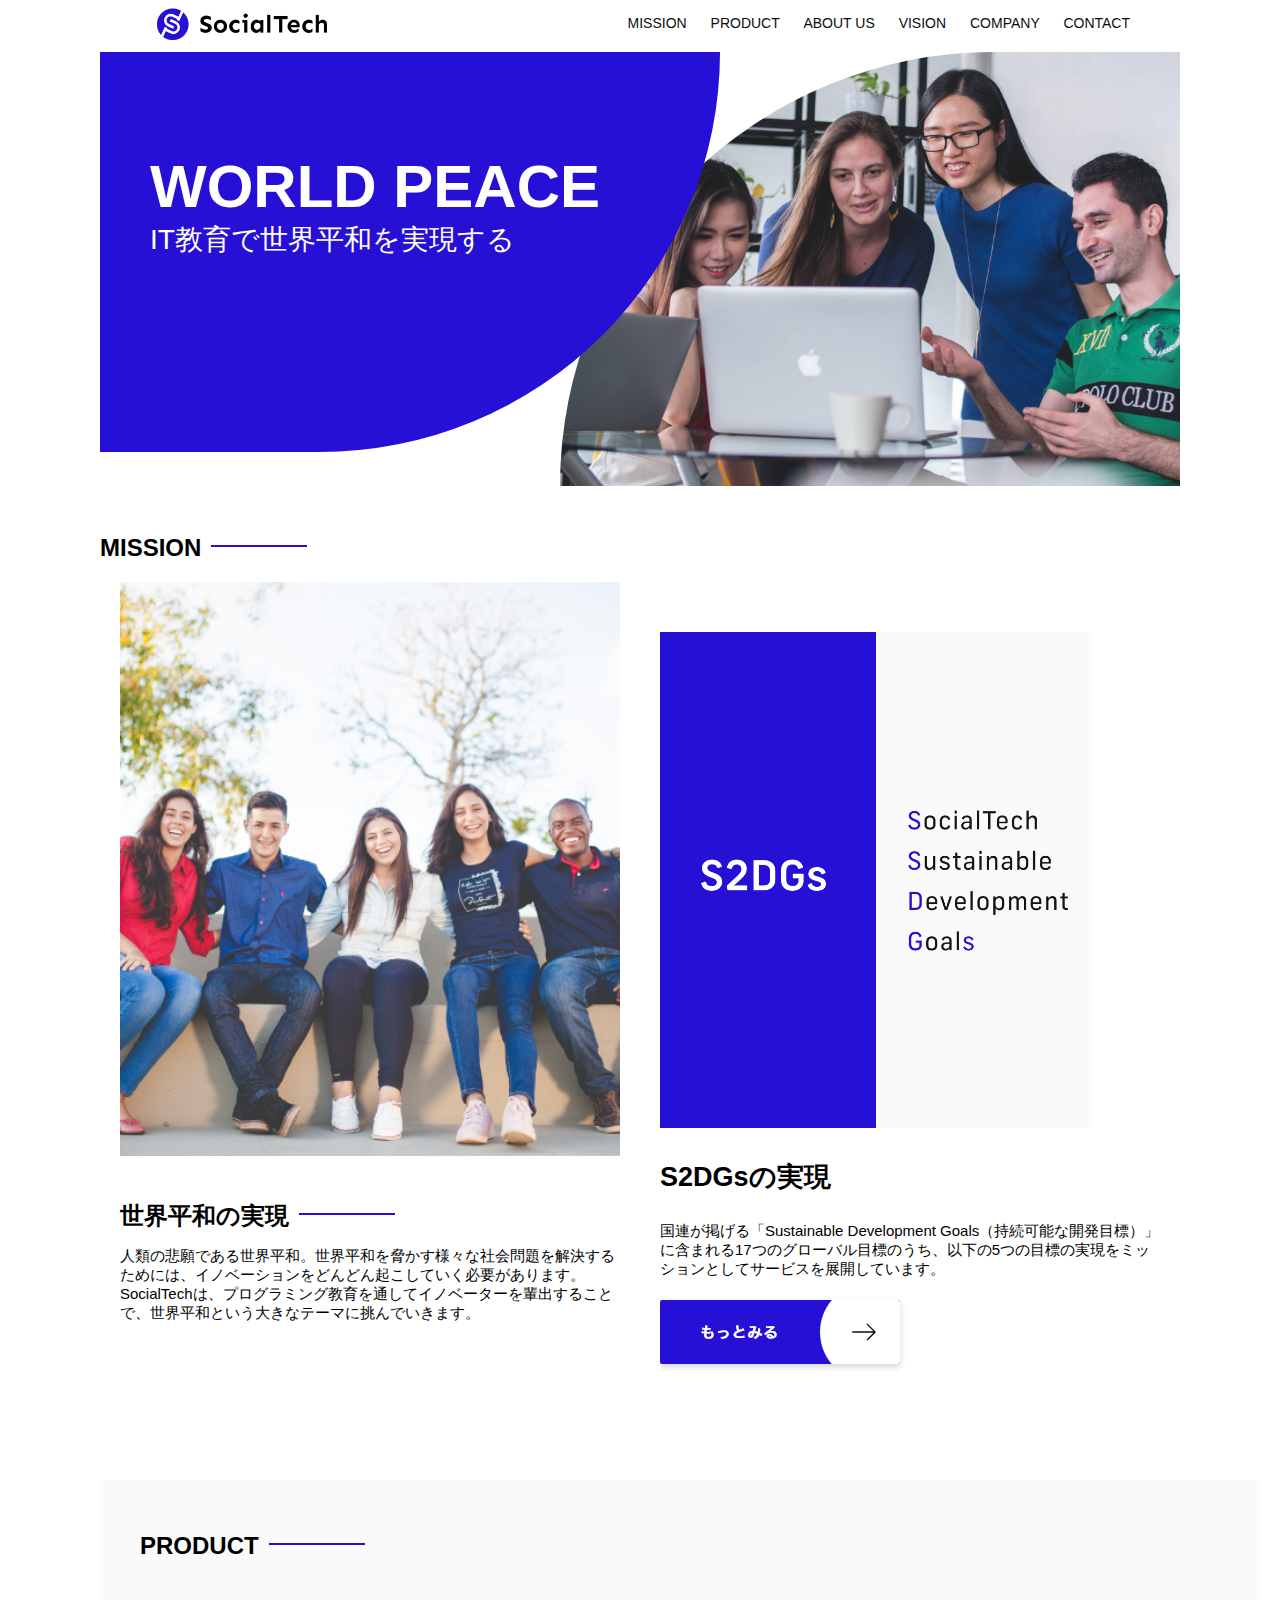
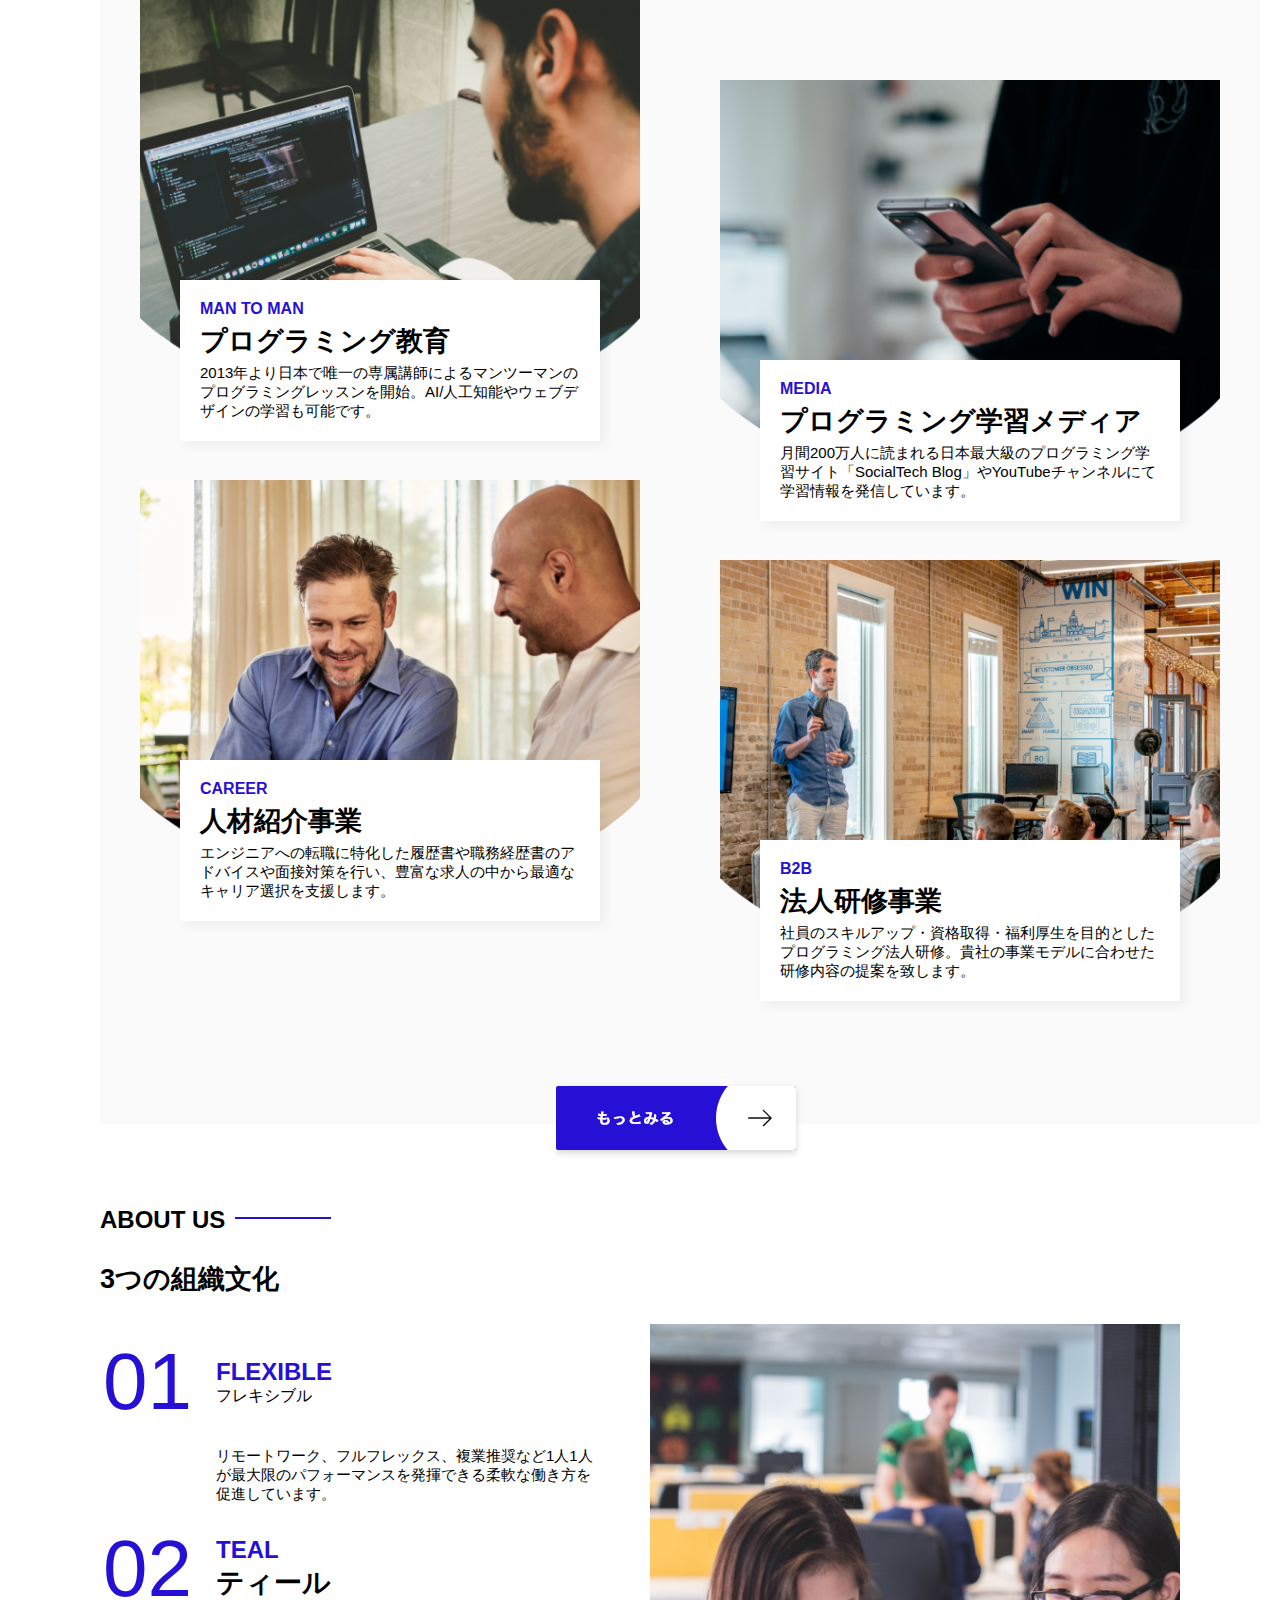
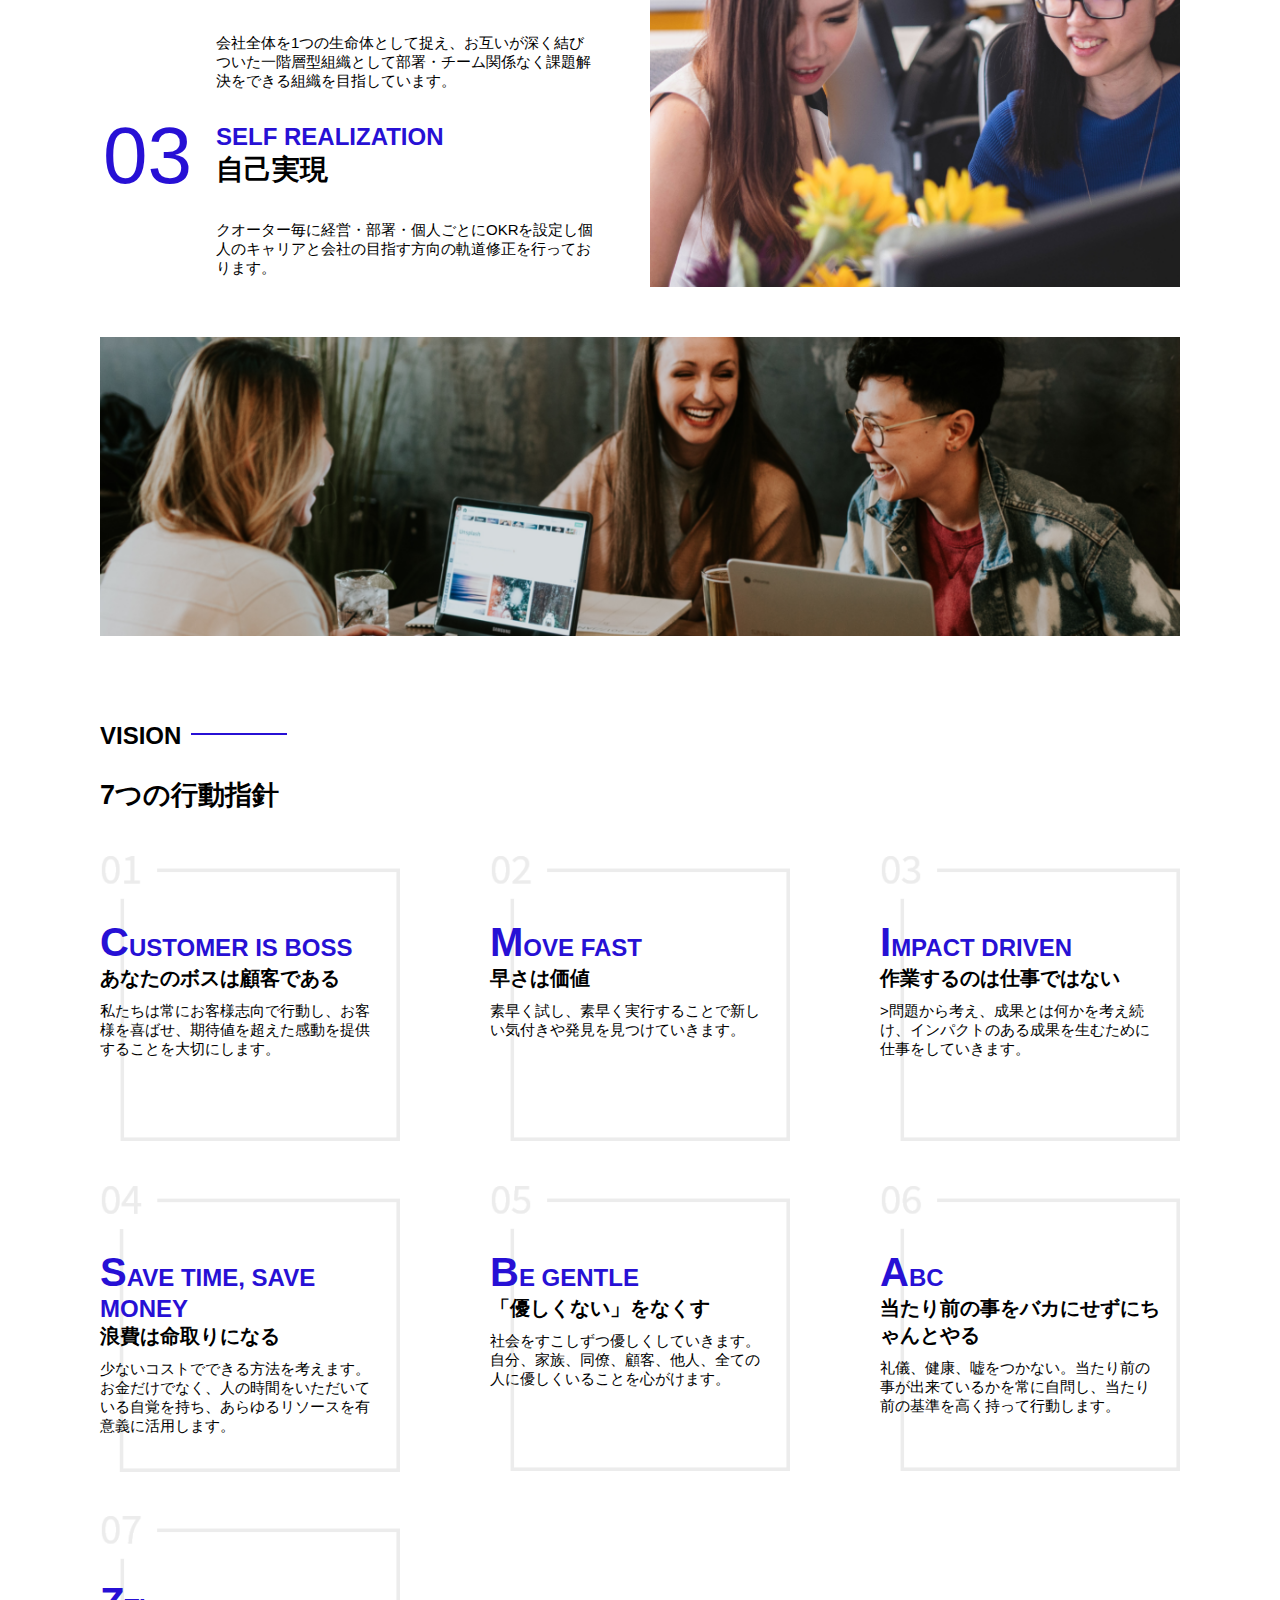
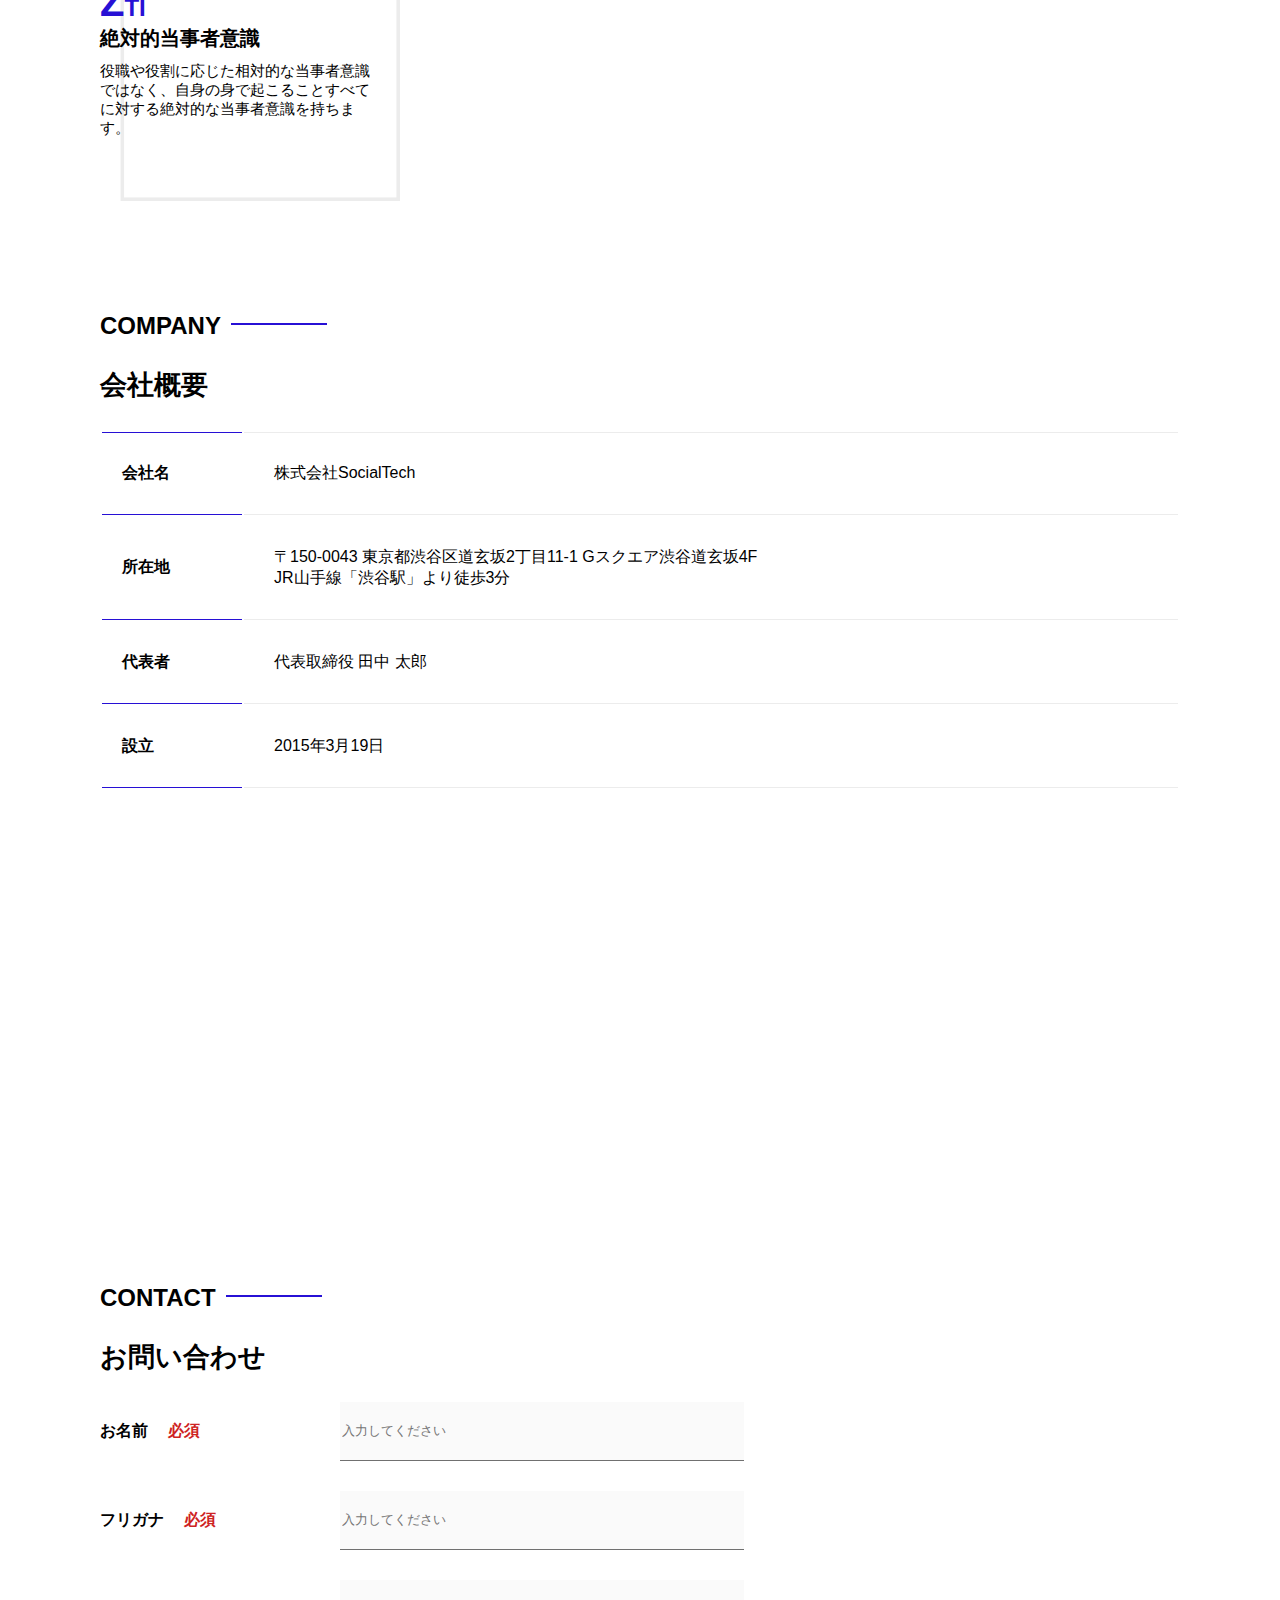
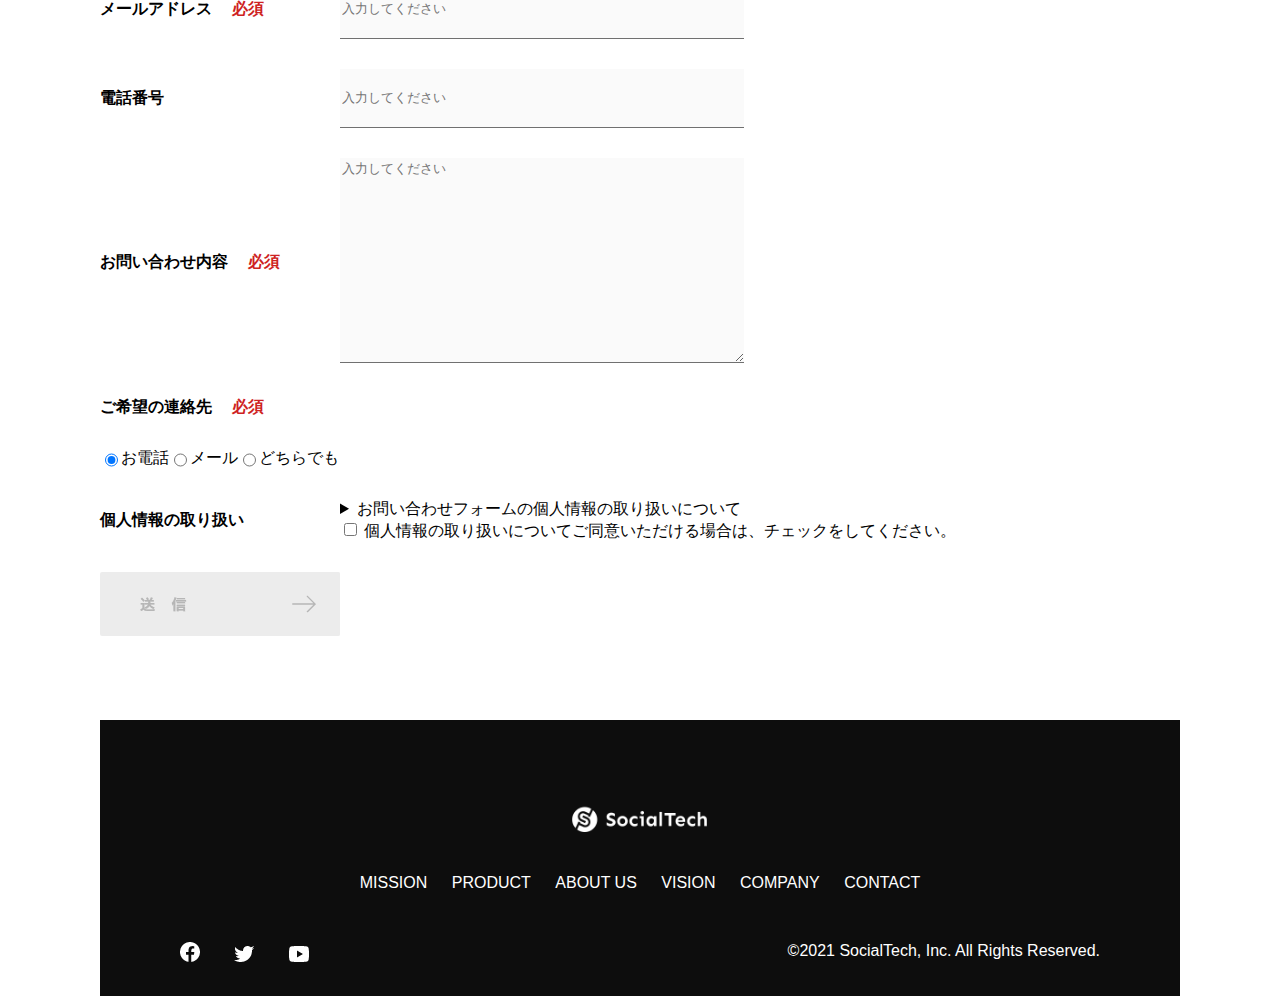
<file: index.html>
<!DOCTYPE html>
<html>
  <head>
    <title>SocialTech</title>
    <meta charset="utf-8">
    <meta name="description" content="SocialTechはEdTech業界のリーディングカンパニーを目指します。">
    <meta name="viewport" content="width=device-width initial-scale=1.0">
    <link rel="stylesheet" href="style.css">
  </head>
  <body>
    <header>
      <a href="index.html" id="logo"><img src="images/logo.png" alt="トップページに戻る"></a>
      <!-- PC用ナビゲーション -->
      <nav id="nav-pc">
        <a href="mission.html">MISSION</a>
        <a href="product.html">PRODUCT</a>
        <a href="index.html#aboutus">ABOUT US</a>
        <a href="index.html#vision">VISION</a>
        <a href="index.html#company">COMPANY</a>
        <a href="index.html#contact">CONTACT</a>
      </nav>
      <!-- スマホ用メニューボタン -->
      <img id="menu-sp" src="images/button-menu.png" alt="ナビゲーションを開く" onclick="document.getElementById('nav-sp').style.display = 'block'">
      <!-- スマホ用ナビゲーション -->
      <nav id="nav-sp">
        <img id="close" src="images/button-close.png" alt="ナビゲーションを閉じる" onclick="document.getElementById('nav-sp').style.display = 'none'">
        <a id="logo-sp" href="index.html" onclick="document.getElementById('nav-sp').style.display = 'none'"><img
          src="images/logo-sp.png" alt="トップページに戻る"></a>
        <a class="menu" href="mission.html" onclick="document.getElementById('nav-sp').style.display = 'none'">MISSION</a>
        <a class="menu" href="product.html" onclick="document.getElementById('nav-sp').style.display = 'none'">PRODUCT</a>
        <a class="menu" href="index.html#aboutus" onclick="document.getElementById('nav-sp').style.display = 'none'">ABOUT
          US</a>
        <a class="menu" href="index.html#vision"
          onclick="document.getElementById('nav-sp').style.display = 'none'">VISION</a>
        <a class="menu" href="index.html#company"
          onclick="document.getElementById('nav-sp').style.display = 'none'">COMPANY</a>
        <a class="menu" href="index.html#contact"
          onclick="document.getElementById('nav-sp').style.display = 'none'">CONTACT</a>
        <div id="sns">
          <a href="https://www.facebook.com/sejuku2013"><img src="images/button-facebook.png" alt="Facebookのリンク"></a>
          <a href="https://twitter.com/samuraijuku"><img src="images/button-twitter.png" alt="Twitterへのリンク"></a>
          <a href="https://www.youtube.com/channel/UCCFOQO5aDK0xXam4cUQXT8g"><img src="images/button-youtube.png" alt="YouTubeへのリンク"></a>
        </div>
      </nav>
    </header>
    <main>
      <article>
        <section id="main-visual">
          <div id="main-message">
            <h1>WORLD PEACE</h1>
            <p>IT教育で世界平和を実現する</p>
          </div>
          <img src="images/index/index-main.png" alt="PCの周りに集まる多国籍の仲間たち">
        </section>
        <section id="mission">
          <h2 class="index-h2">MISSION</h2>
          <div id="mission-flex">
            <div>
              <img id="mission-photo" src="images/index/index-mission.png" alt="屋外のベンチで写真を撮影する多国籍の仲間たち">
              <h2>世界平和の実現</h2>
              <p>
                人類の悲願である世界平和。世界平和を脅かす様々な社会問題を解決するためには、イノベーションをどんどん起こしていく必要があります。SocialTechは、プログラミング教育を通してイノベーターを輩出することで、世界平和という大きなテーマに挑んでいきます。
              </p>
            </div>
            <div>
              <img id="s2dgs" src="images/index/s2dgs.png" alt="S2DGs">
              <h3>S2DGsの実現</h3>
              <p>国連が掲げる「Sustainable Development Goals（持続可能な開発目標）」に含まれる17つのグローバル目標のうち、以下の5つの目標の実現をミッションとしてサービスを展開しています。</p>
              <a href="mission.html">
                <img src="images/button-more.png" alt="もっとみる">
              </a>
            </div>
          </div>
        </section>
        <section id="product">
          <h2 class="index-h2">PRODUCT</h2>
          <div>
            <div id="product-left">
              <div>
                <img class="product-photo" src="images/index/index-mantoman.png" alt="PCでコードを書く男性">
                <div class="product-explain">
                  <span>MAN TO MAN</span>
                  <h3>プログラミング教育</h3>
                  <p>2013年より日本で唯一の専属講師によるマンツーマンのプログラミングレッスンを開始。AI/人工知能やウェブデザインの学習も可能です。</p>
                </div>
              </div>
              <div>
                <img class="product-photo" src="images/index/index-career.png" alt="笑顔で話し合う2人の男性">
                <div class="product-explain">
                  <span>CAREER</span>
                  <h3>人材紹介事業</h3>
                  <p>エンジニアへの転職に特化した履歴書や職務経歴書のアドバイスや面接対策を行い、豊富な求人の中から最適なキャリア選択を支援します。</p>
                </div>
              </div>
            </div>
            <div id="product-right">
              <div>
                <img class="product-photo" src="images/index/index-media.png" alt="スマートフォンを操作する人">
                <div class="product-explain">
                  <span>MEDIA</span>
                  <h3>プログラミング学習メディア</h3>
                  <p>月間200万人に読まれる日本最大級のプログラミング学習サイト「SocialTech Blog」やYouTubeチャンネルにて学習情報を発信しています。</p>
                </div>
              </div>
              <div>
                <img class="product-photo" src="images/index/index-b2b.png" alt="講演中の男性とそれを聴く人々">
                <div class="product-explain">
                  <span>B2B</span>
                  <h3>法人研修事業</h3>
                  <p>社員のスキルアップ・資格取得・福利厚生を目的としたプログラミング法人研修。貴社の事業モデルに合わせた研修内容の提案を致します。</p>
                </div>
              </div>      
            </div>
          </div>
          <div>
            <a id="product-more" href="product.html">
              <img src="images/button-more.png" alt="もっとみる">
            </a>
          </div>
        </section>
        <section id="aboutus">
          <h2 class="index-h2">ABOUT US</h2>
          <h3>3つの組織文化</h3>
          <div>
            <table class="culture-table">
              <tr>
                <td>
                  <span class="culture-num">01</span>
                </td>
                <td>
                  <span class="culture-en">FLEXIBLE</span>
                  <span class="clture-jp">フレキシブル</span>
                </td>
              </tr>
              <tr>
                <td>
                  <!-- 空のセル -->
                </td>
                <td>
                  <p class="culture-description">
                    リモートワーク、フルフレックス、複業推奨など1人1人が最大限のパフォーマンスを発揮できる柔軟な働き方を促進しています。
                  </p>
                </td>
              </tr>
              <tr>
                <td>
                  <span class="culture-num">02</span>
                </td>
                <td>
                  <span class="culture-en">TEAL</span>
                  <span class="culture-jp">ティール</span>
                </td>
              </tr>
              <tr>
                <td></td>
                <td>
                  <p class="culture-description">
                    会社全体を1つの生命体として捉え、お互いが深く結びついた一階層型組織として部署・チーム関係なく課題解決をできる組織を目指しています。
                  </p>
                </td>
              </tr>
              <tr>
                <td>
                  <span class="culture-num">03</span>
                </td>
                <td>
                  <span class="culture-en">SELF REALIZATION</span>
                  <span class="culture-jp">自己実現</span>
                </td>
              </tr>
              <tr>
                <td></td>
                <td>
                  <p class="culture-description">
                    クオーター毎に経営・部署・個人ごとにOKRを設定し個人のキャリアと会社の目指す方向の軌道修正を行っております。
                </p>
              </td>
              </tr>
            </table>
            <img class="culture-img" src="images/index/index-aboutus1.png" alt="笑顔で話し合う2人の女性">       
          </div>
          <img class="culture-img2" src="images/index/index-aboutus2.png" alt="笑顔で話し合う3人の男女">
        </section>
        <section id="vision">
          <h2 class="index-h2">VISION</h2>
          <h3>7つの行動指針</h3>
          <div>
            <div class="vision-box">
              <img src="images/index/vision-01.png" alt="01">
              <span>
                <h4>CUSTOMER IS BOSS</h4>
                <h5>あなたのボスは顧客である</h5>
                <p>私たちは常にお客様志向で行動し、お客様を喜ばせ、期待値を超えた感動を提供することを大切にします。</p>
              </span>
            </div>
            <div class="vision-box">
              <img src="images/index/vision-02.png" alt="02">
              <span>
                <h4>MOVE FAST</h4>
                <h5>早さは価値</h5>
                <p>素早く試し、素早く実行することで新しい気付きや発見を見つけていきます。</p>
              </span>
            </div>
            <div class="vision-box">
              <img src="images/index/vision-03.png" alt="03">
              <span>
                <h4>IMPACT DRIVEN</h4>
                <h5>作業するのは仕事ではない</h5>
                <p>>問題から考え、成果とは何かを考え続け、インパクトのある成果を生むために仕事をしていきます。</p>
              </span>
            </div>
            <div class="vision-box">
              <img src="images/index/vision-04.png" alt="04">
              <span>
                <h4>SAVE TIME, SAVE MONEY</h4>
                <h5>浪費は命取りになる</h5>
                <p>少ないコストでできる方法を考えます。お金だけでなく、人の時間をいただいている自覚を持ち、あらゆるリソースを有意義に活用します。</p>
              </span>
            </div>
            <div class="vision-box">
              <img src="images/index/vision-05.png" alt="05">
              <span>
                <h4>BE GENTLE</h4>
                <h5>「優しくない」をなくす</h5>
                <p>社会をすこしずつ優しくしていきます。自分、家族、同僚、顧客、他人、全ての人に優しくいることを心がけます。</p>
              </span>
            </div>
            <div class="vision-box">
              <img src="images/index/vision-06.png" alt="06">
              <span>
                <h4>ABC</h4>
                <h5>当たり前の事をバカにせずにちゃんとやる</h5>
                <p>礼儀、健康、嘘をつかない。当たり前の事が出来ているかを常に自問し、当たり前の基準を高く持って行動します。</p>
              </span>
            </div>
            <div class="vision-box">
              <img src="images/index/vision-07.png" alt="07">
              <span>
                <h4>ZTI</h4>
                <h5>絶対的当事者意識</h5>
                <p>役職や役割に応じた相対的な当事者意識ではなく、自身の身で起こることすべてに対する絶対的な当事者意識を持ちます。</p>
              </span>
            </div>
          </div>
        </section>
        <section id="company">
          <h2 class="index-h2">COMPANY</h2>
          <h3>会社概要</h3>
          <table id="company-table">
            <tr>
              <th class="tableheader-first">会社名</th>
              <td class="cell-first">株式会社SocialTech</td>
            </tr>
            <tr>
              <th class="tableheader">所在地</th>
              <td class="cell">〒150-0043 東京都渋谷区道玄坂2丁目11-1 Gスクエア渋谷道玄坂4F<br>JR山手線「渋谷駅」より徒歩3分</td>
            </tr>
            <tr>
              <th class="tableheader">代表者</th>
              <td class="cell">代表取締役 田中 太郎</td>
            </tr>
            <tr>
              <th class="tableheader">設立</th>
              <td class="cell">2015年3月19日</td>
            </tr>
          </table>
          <iframe
           src="https://www.google.com/maps/embed?pb=!1m18!1m12!1m3!1d11223.41649964081!2d139.69211512567347!3d35.65850221541925!2m3!1f0!2f0!3f0!3m2!1i1024!2i768!4f13.1!3m3!1m2!1s0x60188b55ffeee63f%3A0x73330361de4fb84f!2z44CSMTUwLTAwNDMg5p2x5Lqs6YO95riL6LC35Yy66YGT546E5Z2C77yS5LiB55uu77yR77yR4oiSMSBHIDRm!5e0!3m2!1sja!2sjp!4v1654492776403!5m2!1sja!2sjp"
           style="border:0;" allowfullscreen="" loading="lazy">
          </iframe>
        </section>
        <section id="contact">
          <h2 class="index-h2">CONTACT</h2>
          <h3>お問い合わせ</h3>
          <!-- STATIC FORMSのフォームタグ -->
          <form action="https://api.staticforms.xyz/submit" method="post">
            <input type="text" name="honeypot" style="display:none">
            <!-- STATIC FORMSのアクセスキー -->
            <input type="hidden" name="accessKey" value="88bb6a68-d3e8-4277-a454-71860f0611f5">
            <!-- メールのタイトル -->
            <input type="hidden" name="subject" value="お問い合わせフォーム" />
            <!-- 送信先のメールアドレスをvalueに設定する -->
            <input type="hidden" name="replyTo" value="yamamukeisuke@gmail.com">
            <!-- redirectToのURLは公開後のURLへリンクする -->
            <input type="hidden" name="redirectTo" value="">
            <div>
              <div class="contact-heading">
                <label class="contact-label">お名前<span class="contact-span">必須</span></label>
              </div>
              <div class="contact-form">
                <input type="text" name="name" placeholder="入力してください" class="contact-textbox">
              </div>
            </div>
            <div>
              <div class="contact-heading">
                <label class="contact-label">フリガナ<span class="contact-span">必須</span></label>
              </div>
              <div class="contact-form">
                <input type="text" name="hurigana" placeholder="入力してください" class="contact-textbox">
              </div>
            </div>
            <div>
              <div class="contact-heading">
                <label class="contact-label">メールアドレス<span class="contact-span">必須</span></label>
              </div>
              <div class="contactform">
                <input type="text" name="email" placeholder="入力してください" class="contact-textbox">
              </div>
            </div>
            <div>
              <div class="contact-heading">
                <label class="contact-label">電話番号</label>
              </div>
              <div class="contact-form">
                <input type="text" name="tel" placeholder="入力してください" class="contact-textbox">
              </div>
            </div>
            <div>
              <div class="contact-heading">
                <label class="contact-label">お問い合わせ内容<span class="contact-span">必須</span></label>
              </div>
              <div>
                <textarea class="contact-textarea" placeholder="入力してください" name="message"></textarea>
              </div>
            </div>
            <div class="contact-heading">
              <label class="contact-label">ご希望の連絡先<span class="contact-span">必須</span></label>
            </div>
            <div>
              <input class="radiobutton" type="radio" value="tel" name="contact" checked><label>お電話</label>
              <input class="radiobutton" type="radio" value="mail" name="contact"><label>メール</label>
              <input class="radiobutton" type="radio" value="both" name="contact"><label>どちらでも</label>
            </div>
            <div>
              <div class="contact-heading">
                <label class="contact-label">個人情報の取り扱い</label>
              </div>
              <div>
                <details>
                  <summary>お問い合わせフォームの個人情報の取り扱いについて</summary>
                  <div>
                    <span>１．組織の名称又は氏名</span><br>
                    株式会社SocialTech<br><br>
                    <span>２．個人情報保護管理者（若しくはその代理人）の氏名又は職名、所属及び連絡先
                      鈴木 一郎 コーポレート部</span><br>
                      メールアドレス:support@socialtech.net<br>
                      TEL：03-xxxx-xxxx<br><br>
                    <span>３．個人情報の利用目的</span><br>
                    ・本サービス及び本サービスに関連する情報の提供又はそれらに関する連絡のため<br>
                    ・ユーザーの本人確認のため<br>
                    ・当社サービスのご案内のため<br>
                    ・当社の商品等の広告または宣伝（電子メールによるものを含むものとします。）<br><br>
                    <span>４．個人情報の取り扱い業務の委託</span><br>
                    個人情報の取扱業務の全部または一部を外部に業務委託する場合があります。<br>
                    その際、弊社は、個人情報を適切に保護できる管理体制を敷き実行していることを条件として<br>
                    委託先を厳選したうえで、機密保持契約を委託先と締結し、お客様の個人情報を厳密に管理させます。<br><br>
                    <span>５．個人情報の開示等の請求</span>
                    お客様は、弊社に対してご自身の個人情報の開示等（利用目的の通知、開示、内容の訂正・追加・削除、利用の停止または消去、第三者への提供の停止）に関して、当社問合わせ窓口に申し出ることができます。<br>
                    その際、弊社はお客様ご本人を確認させていただいたうえで、合理的な期間内に対応いたします。<br><br>
                    なお、個人情報に関する弊社問合わせ先は、次の通りです。<br><br>
                    株式会社SocialTech 個人情報問合せ窓口<br>
                    〒150-0043　東京都渋谷区道玄坂2丁目11-1 Ｇスクエア渋谷道玄坂 4F<br>
                    メールアドレス：support@socialtech.net　TEL：03-xxxx-xxxx<br><br>
                    <span>６．個人情報を提供されることの任意性について</span><br>
                    お客様がご自身の個人情報を弊社に提供されるか否かは、お客様のご判断によりますが、もしご提供されない場合には、適切なサービスが提供できない場合がありますので予めご了承ください。
                  </div>
                </details>
                <input type="checkbox" name="agree">
                <span>個人情報の取り扱いについてご同意いただける場合は、チェックをしてください。</span>
              </div>
            </div>
            <input type="image" value="Submit" src="images/button-submit.png" alt="送信する">
          </form>
        </section>
      </article>
      <footer>
        <div id="footer-logo">
          <img src="images/logo-sp.png" alt="SocialTech">
        </div>
        <div id="footer-link">
          <a href="mission.html">MISSION</a>
          <a href="product.html">PRODUCT</a>
          <a href="index.html#aboutus">ABOUT US</a>
          <a href="index.html#vision">VISION</a>
          <a href="index.html#company">COMPANY</a>
          <a href="index.html#contact">CONTACT</a>
        </div>
        <div id="sns-footer">
          <a href="https://www.facebook.com/sejuku2013"><img src="images/button-facebook.png" alt="Facebookのリンク"></a>
          <a href="https://twitter.com/samuraijuku"><img src="images/button-twitter.png" alt="Twitterへのリンク"></a>
          <a href="https://www.youtube.com/channel/UCCFOQO5aDK0xXam4cUQXT8g"><img src="images/button-youtube.png" alt="YouTubeへのリンク"></a>
          <span id="copyright">&copy;2021 SocialTech, Inc. All Rights Reserved. </span>
        </div>
      </footer>
    </main>
  </body>
</html>
</file>
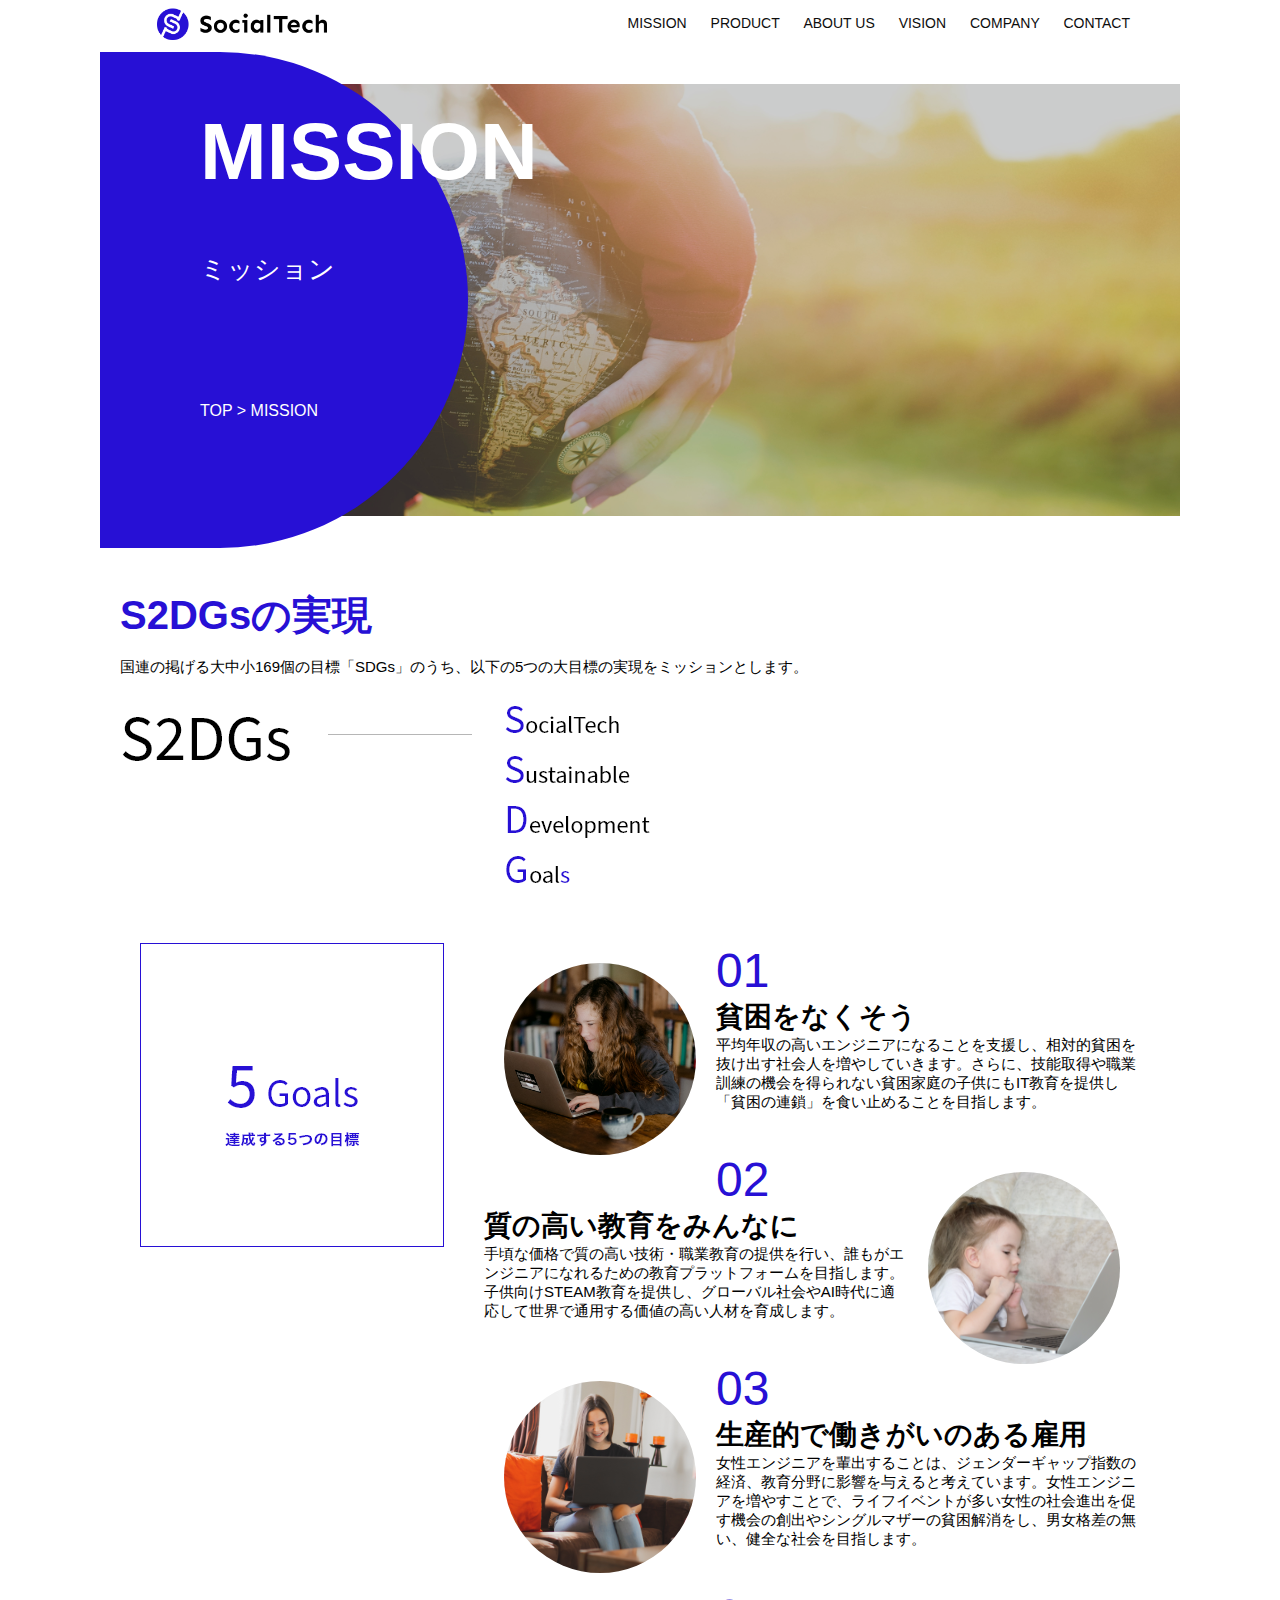
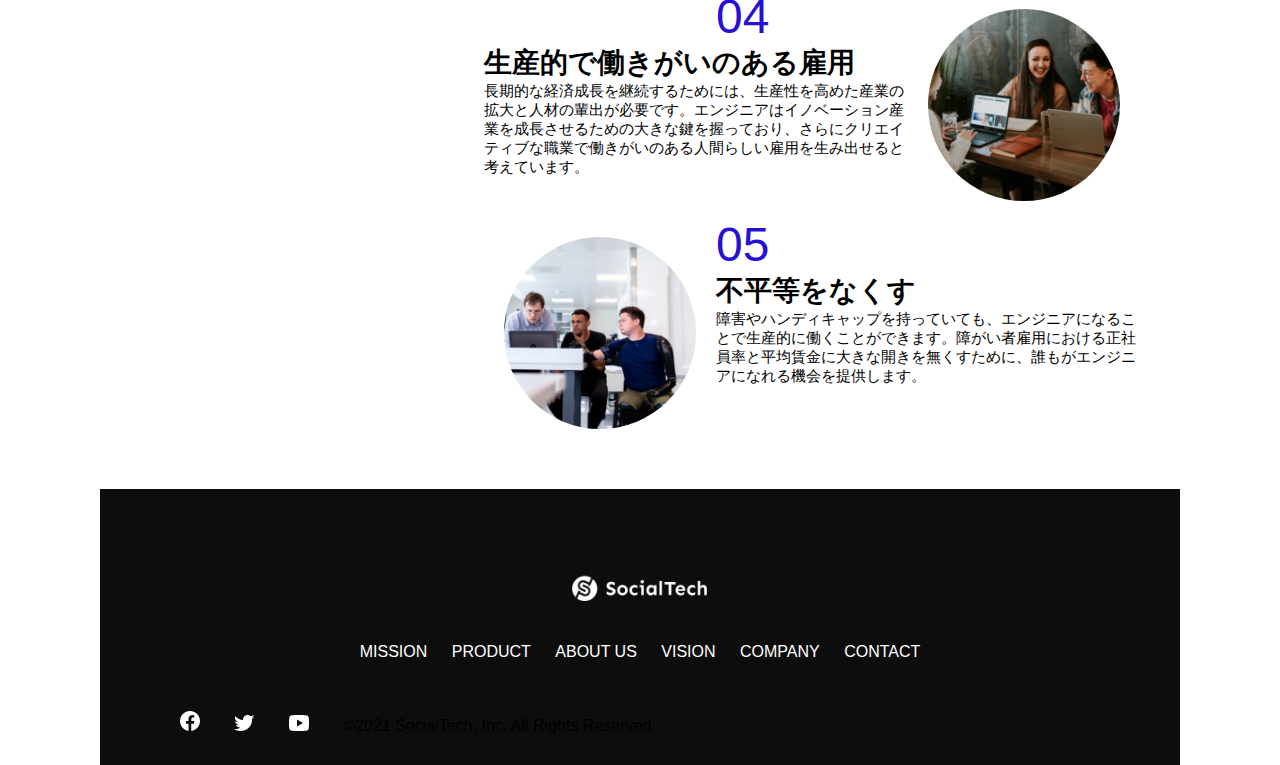
<file: mission.html>
<!DOCTYPE html>
<html>
  <head>
    <title>SocialTech - MISSION ミッション -</title>
    <meta charset="utf-8">
    <meta name="description" content="SocialTechが目指す5つの目標（S2DGs）を紹介します">
    <meta name="viewport" content=""width=device-width, initial-scale=1.0">
    <link rel="stylesheet" href="style.css">
  </head>

  <body>
    <header>
      <!-- ロゴ -->
      <a href="index.html" id="logo"><img src="images/logo.png" alt="トップページに戻る"></a>

      <!-- PC用ナビゲーション -->
      <nav id="nav-pc">
        <a href="mission.html">MISSION</a>
        <a href="product.html">PRODUCT</a>
        <a href="index.html#aboutus">ABOUT US</a>
        <a href="index.html#vision">VISION</a>
        <a href="index.html#company">COMPANY</a>
        <a href="index.html#contact">CONTACT</a>
      </nav>

      <!-- スマホ用メニューボタン -->
      <img id="menu-sp" src="images/button-menu.png" alt="ナビゲーションを開く" onclick="document.getElementById('nav-sp').style.display = 'block'">

      <!-- スマホ用ナビゲーション -->
      <nav id="nav-sp">
        <img id="close" src="images/button-close.png" alt="ナビゲーションを閉じる" onclick="document.getElementById('nav-sp').style.display = 'none'">
        <a id="logo-sp" href="index.html" onclick="document.getElementById('nav-sp').style.display = 'none'"><img 
          src="images/logo-sp.png" alt="トップページに戻る"></a>
        <a class="menu" href="mission.html" onclick="document.getElementById('nav-sp').style.display = 'none'">MISSION</a>
        <a class="menu" href="product.html" onclick="document.getelementById('nav-sp').style.display ='none'">PRODUCT</a>
        <a class="menu" href="index.html#aboutus" 
          onclick="document.getElementById('nav-sp').style.display = 'none'">ABOUT US</a>
        <a class="menu" href="index.html#vision"
          onclick="document.getElementById('nav-sp').style.display = 'none'">VISION</a>
        <a class="menu" href="index.html#company"
          onclick="document.getElementById('nav-sp').style.display = 'none'">COMPANY</a>
        <a class="menu" href="index-html#contact"
          onclick="document.getElementById('nav-sp').style.display = 'none'">CONTACT</a>
        <div id="sns">
          <a href="https://www.facebook.com/sejuku2013"><img src="images/button-facebook.png" alt="Facebookのリンク"></a>
          <a href="https://twitter.com/samuraijuku"><img src="images/button-twitter.png" alt="Twitterのリンク"></a>
          <a href="https://www.youtube.com/channel/UCCFOQO5aDK0xXam4cUQXT8g"><img src="images/button-youtube.png" alt="Youtubeのリンク"></a>
        </div>
      </nav>
    </header>
    <main>
      <article>
        <section id="mission-main">
          <div id="mission-title">
            <h1>MISSION</h1>
            <span>ミッション</span>
            <div>TOP > MISSION</div>
          </div>
        </section>
        <section id="mission-s2dgs">
          <h2 class="mission-h2">S2DGsの実現</h2>
          <p>国連の掲げる大中小169個の目標「SDGs」のうち、以下の5つの大目標の実現をミッションとします。</p>
          <img src="images/mission/mission-s2dgs.png" alt="S2DGs">
        </section>
        <section id="mission-5goals">
          <div>
            <img id="s2dgs-image" src="images/mission/mission-5goals.png" alt="5Goals">
          </div>
          <div>
            <div>
              <img class="fivegoals-image-left" src="images/mission/mission-5goals01.png" alt="PCを操作する女の子">
              <span class="fivegoals-number">01</span>
              <h3 class="fivegoals-h3">貧困をなくそう</h3>
              <p class="fivegoals-p">
                平均年収の高いエンジニアになることを支援し、相対的貧困を抜け出す社会人を増やしていきます。さらに、技能取得や職業訓練の機会を得られない貧困家庭の子供にもIT教育を提供し「貧困の連鎖」を食い止めることを目指します。
              </p>
            </div>

            <div>
              <img class="fivegoals-image-right" src="images/mission/mission-5goals02.png" alt="PCを見つめる小さい女の子">
              <span class="fivegoals-number">02</span>
              <h3 class="fivegoals-h3">質の高い教育をみんなに</h3>
              <p class="fivegoals-p">
                手頃な価格で質の高い技術・職業教育の提供を行い、誰もがエンジニアになれるための教育プラットフォームを目指します。子供向けSTEAM教育を提供し、グローバル社会やAI時代に適応して世界で通用する価値の高い人材を育成します。
              </p>
            </div>

            <div>
              <div>
                <img class="fivegoals-image-left" src="images/mission/mission-5goals03.png" alt="PCを操作する女性">
                <span class="fivegoals-number">03</span>
                <h3 class="fivegoals-h3">生産的で働きがいのある雇用</h3>
                <p class="fivegoals-p">
                  女性エンジニアを輩出することは、ジェンダーギャップ指数の経済、教育分野に影響を与えると考えています。女性エンジニアを増やすことで、ライフイベントが多い女性の社会進出を促す機会の創出やシングルマザーの貧困解消をし、男女格差の無い、健全な社会を目指します。
                </p>
              </div>
            </div>

            <div>
              <img class="fivegoals-image-right" src="images/mission/mission-5goals04.png" alt="笑顔で話し合う3人の男女">
              <span class="fivegoals-number">04</span>
              <h3 class="fivegoals-h3">生産的で働きがいのある雇用</h3>
              <p class="fivegoals-p">
                長期的な経済成長を継続するためには、生産性を高めた産業の拡大と人材の輩出が必要です。エンジニアはイノベーション産業を成長させるための大きな鍵を握っており、さらにクリエイティブな職業で働きがいのある人間らしい雇用を生み出せると考えています。
              </p>
            </div>

            <div>
              <img class="fivegoals-image-left" src="images/mission/mission-5goals05.png" alt="障害を持つ男性が生き生きと働く様子">
              <span class="fivegoals-number">05</span>
              <h3 class="fivegoals-h3">不平等をなくす</h3>
              <p class="fivegoals-p">
                障害やハンディキャップを持っていても、エンジニアになることで生産的に働くことができます。障がい者雇用における正社員率と平均賃金に大きな開きを無くすために、誰もがエンジニアになれる機会を提供します。
              </p>
            </div>
          </div>
        </section>

      </article>
      <footer>
        <div id="footer-logo">
          <img src="images/logo-sp.png" alt="SocialTech">
        </div>
        <div id="footer-link">
          <a href="mission.html">MISSION</a>
          <a href="product.html">PRODUCT</a>
          <a href="index.html#aboutus">ABOUT US</a>
          <a href="index.html#vision">VISION</a>
          <a href="index.html#company">COMPANY</a>
          <a href="index.html#contact">CONTACT</a>
        </div>
        <div id="sns-footer">
          <a href="https://www.facebook.com/sejuku2013"><img src="images/button-facebook.png" alt="Facebookのリンク"></a>
          <a href="https://twitter.com/samuraijuku"><img src="images/button-twitter.png" alt="Twitterのリンク"></a>
          <a href="https://www.youtube.com/channel/UCCFOQO5aDK0xXam4cUQXT8g"><img src="images/button-youtube.png" alt="Youtubeのリンク"></a>
          <span id="copy-right">&copy;2021 SocialTech, Inc. All Rights Reserved. </span>
        </div>
      </footer>
    </main>
  </body>
</html>
</file>
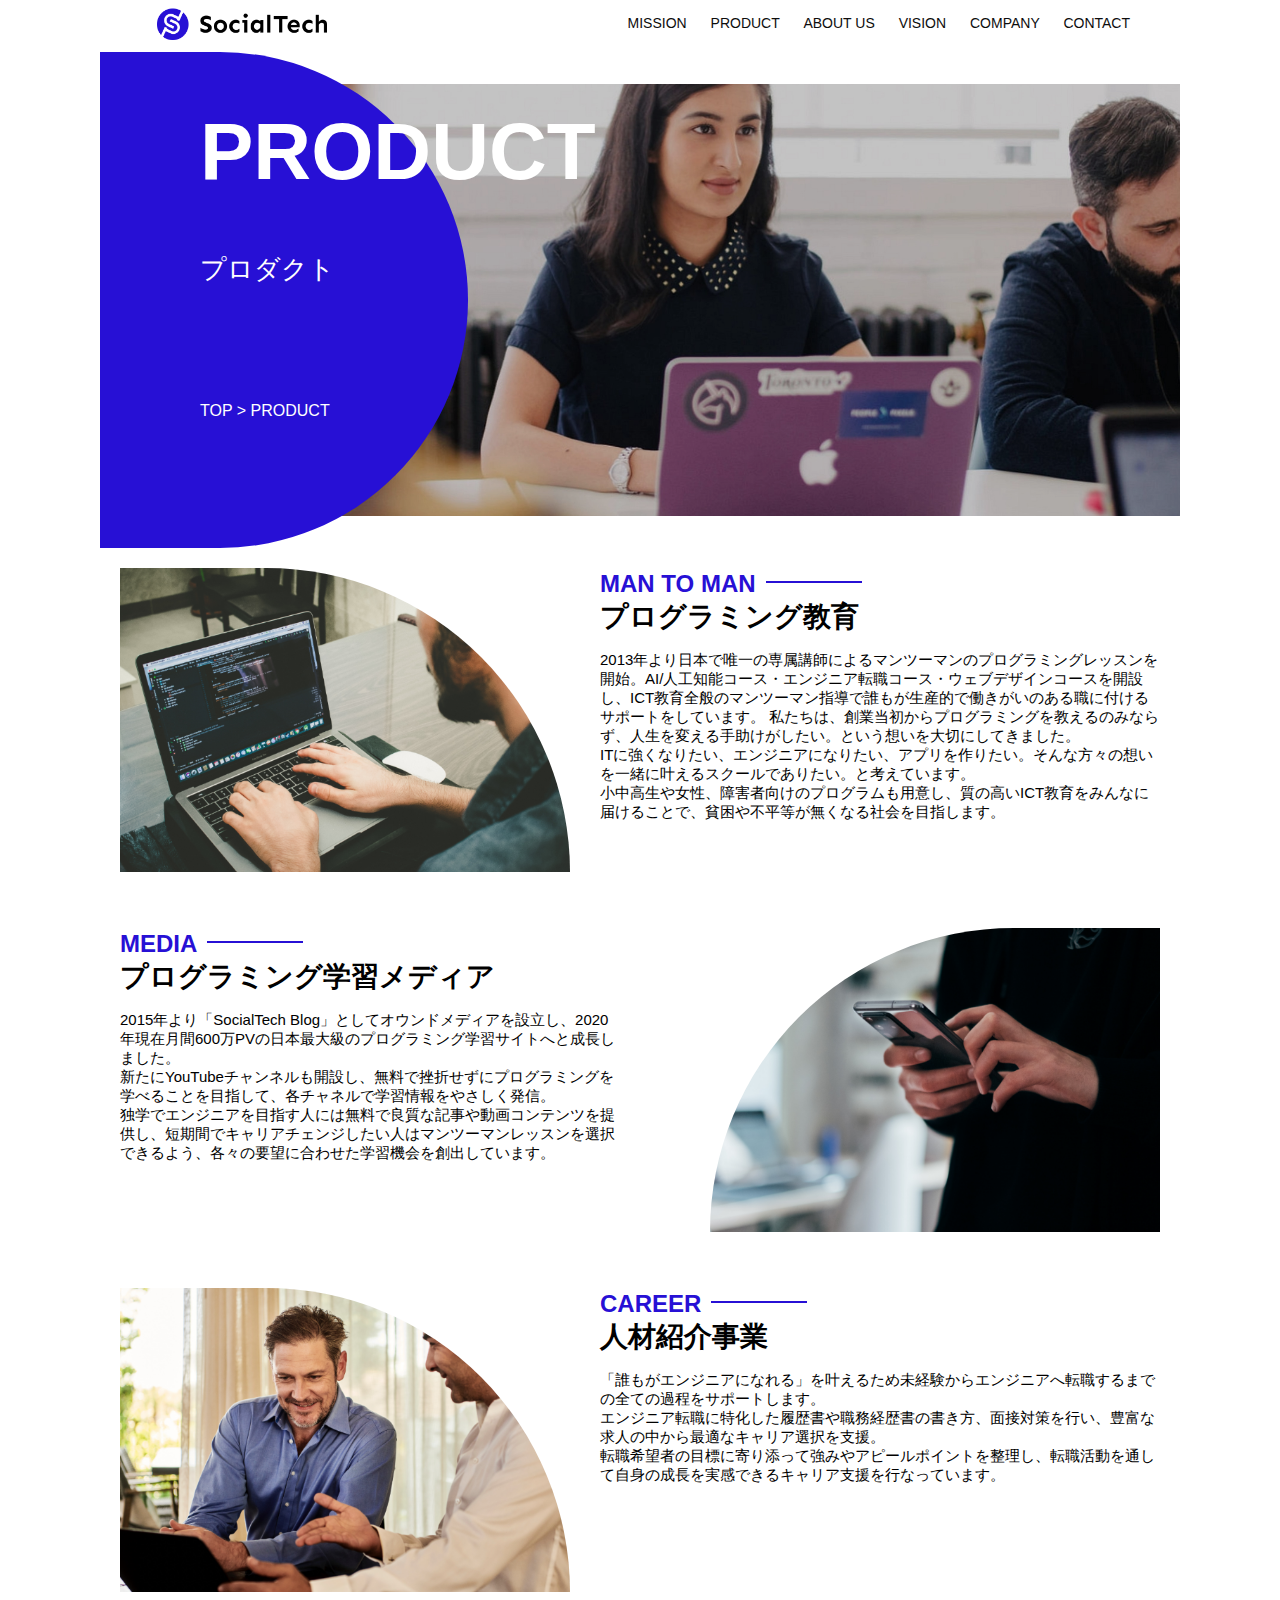
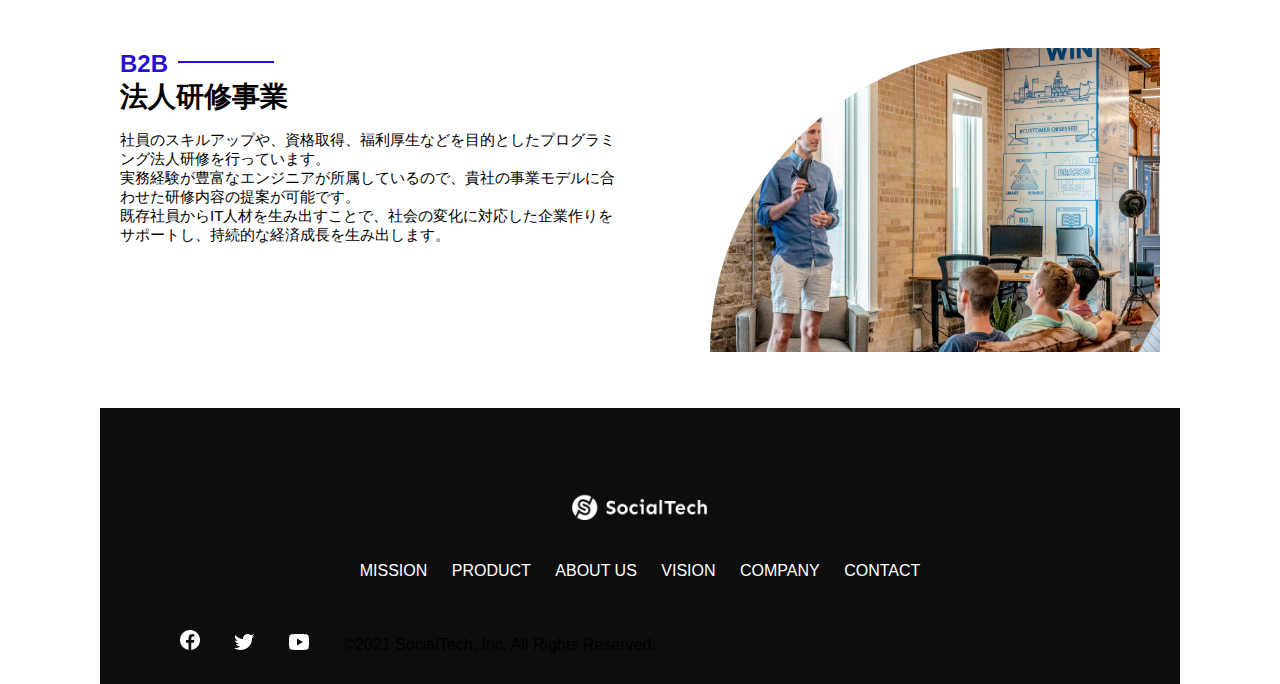
<file: product.html>
<!DOCTYPE html>
<html>
  <head>
    <title>SocialTech -PRODUCT プロダクト-</title>
    <meta charset="utf-8">
    <meta name="description" content="SocialTechの4つのプロダクトを紹介します">
    <meta name="viewport" content=""width=device-width, initial-scale=1.0">
    <link rel="stylesheet" href="style.css">
  </head>

  <body>
    <header>
      <!-- ロゴ -->
      <a href="index.html" id="logo"><img src="images/logo.png" alt="トップページに戻る"></a>

      <!-- PC用ナビゲーション -->
      <nav id="nav-pc">
        <a href="mission.html">MISSION</a>
        <a href="product.html">PRODUCT</a>
        <a href="index.html#aboutus">ABOUT US</a>
        <a href="index.html#vision">VISION</a>
        <a href="index.html#company">COMPANY</a>
        <a href="index.html#contact">CONTACT</a>
      </nav>

      <!-- スマホ用メニューボタン -->
      <img id="menu-sp" src="images/button-menu.png" alt="ナビゲーションを開く" onclick="document.getElementById('nav-sp').style.display = 'block'">

      <!-- スマホ用ナビゲーション -->
      <nav id="nav-sp">
        <img id="close" src="images/button-close.png" alt="ナビゲーションを閉じる" onclick="document.getElementById('nav-sp').style.display = 'none'">
        <a id="logo-sp" href="index.html" onclick="document.getElementById('nav-sp').style.display = 'none'"><img 
          src="images/logo-sp.png" alt="トップページに戻る"></a>
        <a class="menu" href="mission.html" onclick="document.getElementById('nav-sp').style.display = 'none'">MISSION</a>
        <a class="menu" href="product.html" onclick="document.getelementById('nav-sp').style.display ='none'">PRODUCT</a>
        <a class="menu" href="index.html#aboutus" 
          onclick="document.getElementById('nav-sp').style.display = 'none'">ABOUT US</a>
        <a class="menu" href="index.html#vision"
          onclick="document.getElementById('nav-sp').style.display = 'none'">VISION</a>
        <a class="menu" href="index.html#company"
          onclick="document.getElementById('nav-sp').style.display = 'none'">COMPANY</a>
        <a class="menu" href="index-html#contact"
          onclick="document.getElementById('nav-sp').style.display = 'none'">CONTACT</a>
        <div id="sns">
          <a href="https://www.facebook.com/sejuku2013"><img src=images/button-facebook.png alt="Facebookのリンク"></a>
          <a href="https://twitter.com/samuraijuku"><img src=images/button-twitter.png alt="Twitterのリンク></a>
          <a href="https://www.youtube.com/channel/UCCFOQO5aDK0xXam4cUQXT8g"><img src="images/button-youtube.png" alt="Youtubeのリンク"></a>
        </div>
      </nav>
    </header>
    <main>
      <article>
        <section id="product-main">
          <div id="product-title">
            <h1>PRODUCT</h1>
            <span>プロダクト</span>
            <div>TOP > PRODUCT</div>
          </div>
        </section>
        <section class="product-section1">
          <img src="images/product/product-mantoman.png" alt="PCでコードを書く男性">
          <div>
            <h2 class="product-h2">MAN TO MAN</h2>
            <h3 class="product-h3">プログラミング教育</h3>
            <p>
              2013年より日本で唯一の専属講師によるマンツーマンのプログラミングレッスンを開始。AI/人工知能コース・エンジニア転職コース・ウェブデザインコースを開設し、ICT教育全般のマンツーマン指導で誰もが生産的で働きがいのある職に付けるサポートをしています。
             私たちは、創業当初からプログラミングを教えるのみならず、人生を変える手助けがしたい。という想いを大切にしてきました。<br>ITに強くなりたい、エンジニアになりたい、アプリを作りたい。そんな方々の想いを一緒に叶えるスクールでありたい。と考えています。<br>小中高生や女性、障害者向けのプログラムも用意し、質の高いICT教育をみんなに届けることで、貧困や不平等が無くなる社会を目指します。
            </p>
          </div>          
        </section>
        <section class="product-section2">
          <div>
            <h2 class="product-h2">MEDIA</h2>
            <h3 class="product-h3">プログラミング学習メディア</h3>
            <p>2015年より「SocialTech
              Blog」としてオウンドメディアを設立し、2020年現在月間600万PVの日本最大級のプログラミング学習サイトへと成長しました。<br>新たにYouTubeチャンネルも開設し、無料で挫折せずにプログラミングを学べることを目指して、各チャネルで学習情報をやさしく発信。<br>独学でエンジニアを目指す人には無料で良質な記事や動画コンテンツを提供し、短期間でキャリアチェンジしたい人はマンツーマンレッスンを選択できるよう、各々の要望に合わせた学習機会を創出しています。
            </p>
          </div>
          <img src="images/product/product-media.png" alt="スマートフォンを操作する人">
        </section>
        <section  class="product-section1">
          <img src="images/product/product-career.png" alt="笑顔で話し合う2人の男性">
          <div>
            <h2 class="product-h2">CAREER</h2>
            <h3 class="product-h3">人材紹介事業</h3>
            <p>
              「誰もがエンジニアになれる」を叶えるため未経験からエンジニアへ転職するまでの全ての過程をサポートします。<br>エンジニア転職に特化した履歴書や職務経歴書の書き方、面接対策を行い、豊富な求人の中から最適なキャリア選択を支援。<br>転職希望者の目標に寄り添って強みやアピールポイントを整理し、転職活動を通して自身の成長を実感できるキャリア支援を行なっています。<br>
            </p>
          </div>
        </section>
        <section class="product-section2">
          <div>
            <h2 class="product-h2">B2B</h2>
            <h3 class="product-h3">法人研修事業</h3>
            <p>
              社員のスキルアップや、資格取得、福利厚生などを目的としたプログラミング法人研修を行っています。<br>実務経験が豊富なエンジニアが所属しているので、貴社の事業モデルに合わせた研修内容の提案が可能です。<br>既存社員からIT人材を生み出すことで、社会の変化に対応した企業作りをサポートし、持続的な経済成長を生み出します。
            </p>
          </div>
          <img src="images/product/product-b2b.png" alt="講演中の男性とそれを聴く人々">
        </section>
      </article>
      <footer>
        <div id="footer-logo">
          <img src="images/logo-sp.png" alt="SocialTech">
        </div>
        <div id="footer-link">
          <a href="mission.html">MISSION</a>
          <a href="product.html">PRODUCT</a>
          <a href="index.html#aboutus">ABOUT US</a>
          <a href="index.html#vision">VISION</a>
          <a href="index.html#company">COMPANY</a>
          <a href="index.html#contact">CONTACT</a>
        </div>
        <div id="sns-footer">
          <a href="https://www.facebook.com/sejuku2013"><img src="images/button-facebook.png" alt="Facebookのリンク"></a>
          <a href="https://twitter.com/samuraijuku"><img src="images/button-twitter.png" alt="Twitterのリンク"></a>
          <a href="https://www.youtube.com/channel/UCCFOQO5aDK0xXam4cUQXT8g"><img src="images/button-youtube.png" alt="Youtubeのリンク"></a>
          <span id="copy-right">&copy;2021 SocialTech, Inc. All Rights Reserved. </span>
        </div>
      </footer>
    </main>
  </body>
</html>
</file>
<file: style.css>
/* PC、スマホ共通スタイル */
body {
  font-family: "Source Sans Pro", "Hiragino Kaku Gothic ProN", Meiryo, Arial, sans-selif;
}
p {
  font-size: 15px;
}

/*====================
PC用のスタイル
=================== */
@media screen and (min-width: 768px) {

  /* 横幅設定 */
  body {
    max-width: 1080px;
    min-width: 960px;
    margin: 0 auto 0 auto
  }

  /*  ヘッダー */
  header {
    display: flex;
    justify-content: space-between;
    max-width: 980px;
    margin: 0 auto 0 auto;
  }

  /*  ナビゲーションのレイアウト  */
  #nav-pc {
    text-align: right;
    font-size: 14px;
    padding-top: 15px;
  }

  /*  ナビゲーションのリンクの装飾設定  */
  #nav-pc > a {
    text-decoration: none;
    margin-left: 20px;
  }
  #nav-pc > a:link {
    color: #0d0d0d;
  }
  #nav-pc > a:visited {
    color: #0d0d0d;
  }
  #nav-pc > a:hover {
    color: #0d0d0d;
    text-decoration: underline;
  }
  #nav-pc > a:active {
    color: #0d0d0d;
  }

  /* スマホ用ナビを非表示 */
  #nav-sp,
  #menu-sp {
    display: none;
  }

   /* メインビジュアル */
   #main-visual {
    position: relative;
    height: 400px;
   }

   #main-message {
    position: absolute;
    top: 0;
    left: 0;
    background-color:#2710d5;
    color: #ffffff;
    border-radius: 0 0 476px 0;
    max-width: 620px;
    height: 100%;
    width: 100%;
    z-index: 11;
   }

  #main-message > h1 {
    font-size: 60px;
    font-weight: bold;
    margin: 100px 0 0 50px;
  }

  #main-message > p {
    font-size: 28px;
    margin: 0 0 0 50px;
  }

  #main-visual > img {
    max-width: 620px;
    border-radius: 476px 0 0 0;
    position: absolute;
    top: 0;
    right: 0;
    z-index: 10;
  }

  /* 見出し */
  h2 {
    margin: 40px 0 0 0;
  }
  h2::after {
    content: url("images/line.png");
    margin-left: 10px;
  }

  h3 {
    font-size: 27px;
  }

  /* MISSION */
  #mission {
    margin: 80px auto 80px auto;
    width: 100%;
  }
  #mission-flex {
    width: 100%;
    display: flex;
  }

  /* contents in section */
  #mission-flex > div {
    width: 50%;
    margin: 20px;
  }
  #mission-photo {
    width: 100%;
  }
  #s2dgs {
    margin-top: 50px;
  }

  /* プロダクト */
  #product {
    background-color: #fafafa;
    width: 100%;
    margin: 80px 0 80px 0;
    padding: 10px 40px 0px 40px;
  }

  /* 外枠 */
  #product > div {
    margin-top: 40px;
    display: flex;
  }

  /* 左のカラム */
  #product-left {
    width: 50%;
    margin-right: 20px;
  }

  /* 右のカラム */
  #product-right {
    width: 50%;
    margin-left: 20px;
    margin-top: 80px;
  }

  /* 画像+説明の枠 */
  #product-left > div {
    position: relative;
    height: 480px;
    margin-right: 20px;
  }
  #product-right > div {
    position: relative;
    height: 480px;
    margin-left: 20px;
  }

  /* 画像 */
  .product-photo {
    width: 100%;
  }

  /* 説明文の枠 */
  .product-explain {
    background-color: #ffffff;
    position: absolute;
    left: 0;
    top: 280px;
    margin: 0 40px 0 40px;
    padding: 20px;
    box-shadow: 5px 5px 10px rgba(0, 0, 0, 0.05);
  }

  /* 説明文の英語 */
  .product-explain > span {
    color: #2710d5;
    font-weight: bold;
    font-size: 16px;
    margin: 0;
  }

  /* 説明文の見出し */
  .product-explain > h3 {
    margin: 5px 0 5px 0;
  }

  /* 説明文 */
  .product-explain > p {
    margin: 0;
  }

  /* 「もっとみる」ボタン */
  #product-more {
    margin: 0 auto -42px auto;
  }

  /* ABOUT US */
  #aboutus {
    margin: 80px auto 80px auto;
  }

  /* 3つの組織文化と画像を入れる枠 */
  #aboutus > div {
    display: flex;
  }

  /* 画像 */
  .culture-img {
    width: 100%;
    align-self: flex-start;
  }

  .culture-img2 {
    margin-top: 50px;
    width: 100%;
  }

  /* 3つの組織文化の表 */
  .culture-table {
    max-width: 500px;
    margin-right: 50px;
  }

  /* 番号 */
  .culture-num {
    font-size: 80px;
    color: #2710d5;
    margin: 0 20px 0 0;
  }

  /* 組織文化英語 */
  .culture-en {
    color: #2710d5;
    font-weight: bold;
    font-size: 24px;
    display: block;
  }

  /* 組織文化日本語 */
  .culture-jp {
    font-size: 28px;
    font-weight: bold;
  }

  /* 説明文 */
  .culture-description {
    margin: 0;
  }

  /* ビジョン */
  #vision {
    margin: 80px auto 80px auto;
  }

  /* セクション内の外枠 */
  #vision > div {
    width: 100%;
    display: flex;
    justify-content: space-between;
    flex-wrap: wrap;
  }

  /* ７つの行動指針の枠 */
  .vision-box {
    width: 300px;
    height: 300px;
    margin-bottom: 30px;
    position: relative;
  }

  .vision-box > img {
    width: 100%;
    height: auto;
    position: absolute;
    top: 0;
    left: 0;
    z-index:30;
  }

  .vision-box > span {
    position: absolute;
    top: 0;
    left: 0;
    z-index: 31;
    margin-right: 20px;
  }

  .vision-box > span > h4 {
    color: #2710d5;
    font-size: 24px;
    margin: 80px 0 0 0;  
  }
  .vision-box > span > h4::first-letter {
    font-size: 40px;
  }

  .vision-box > span > h5 {
    font-size: 20px;
    margin: 0 0 0 0;
  }

  .vision-box > span > p {
    margin: 10px 0 0 0;
  }

  /* 会社概要 */
  #company {
    margin: 80px auto 80px auto;
  }

  #company-table {
    width: 100%;
  }

  .tableheader {
    text-align: left;
    padding: 20px;
    border-bottom-color: #2710d5;
    border-bottom-width: 1px;
    border-bottom-style: solid;
    width: 100px;
  }

  .tableheader-first {
    text-align: left;
    padding: 20px;
    border-bottom-color: #2710d5;
    border-bottom-width: 1px;
    border-bottom-style: solid;
    border-top-color: #2710d5;
    border-top-width: 1px;
    border-top-style: solid;
    width: 100px;
  }

  .cell {
    padding: 30px;
    border-bottom-color: #ececec;
    border-bottom-width: 1px;
    border-bottom-style: solid;
  }

  .cell-first {
    padding: 30px;
    border-bottom-color: #ececec;
    border-bottom-width: 1px;
    border-bottom-style: solid;
    border-top-color: #ececec;
    border-top-width: 1px;
    border-top-style: solid;
  }

  #company > iframe {
    width: 100%;
    height: 368px;
    margin-top: 40px;
  }

  /* お問い合わせ */
  #contact {
    margin: 80px auto 80px auto;
  }

  /* 外枠 */
  #contact > form > div {
    display: flex;
    flex-direction: row;
    flex-wrap: wrap;
    padding-bottom: 30px;
  }

  /* 左列の見出し */
  .contact-heading {
    width: 240px;
    align-self: center;
  }

  /* 見出しのラベル */
  .contact-label {
    font-weight: bold;
  }

  /* 必須 */
  .contact-span {
    color: #ce2222;
    margin: 0 0 0 20px;
    font-weight: bold;
  }

  /* テキストボックス */
  .contact-textbox {
    border-top: 0;
    border-left: 0;
    border-right: 0;
    border-bottom-width: 1px;
    border-bottom-color: #707070;
    border-bottom-style: solid;
    background-color: #fafafa;
    width: 400px;
    height: 56px;
  }

  /* お問い合わせ内容のテキストエリア */
  .contact-textarea {
    border-top: 0;
    border-left: 0;
    border-right: 0;
    border-bottom-width: 1px;
    border-bottom-color: #707070;
    border-bottom-style: solid;
    background-color: #fafafa;
    width: 400px;
    height: 200px;
  }

  details {
    width: 700px;
  }

  details > div {
    background-color: #fafafa;
    padding: 20px;
  }

  details > div > span {
    font-weight: bold;
  }

  /* フッター */
  footer {
    background-color: #0d0d0d;
    text-align: center;
    padding: 80px 80px 30px 80px;
  }

  #footer-logo {
    margin-bottom: 30px;
  }

  #footer-link {
    margin-bottom: 50px;
  }

  #footer-link > a {
    text-decoration: none;
    margin: 10px;
  }

  #footer-link > a:link {
    color: #ffffff;
  }

  #footer-link > a:visited {
    color: #ffffff;
  }

  #footer-link > a:hover {
    color: #ffffff;
    text-decoration: underline;
  }

  #footer-link a:active {
    color: #ffffff;
  }

  #sns-footer {
    text-align: left;
    width: 100%;
  }

  #sns-footer > a {
    margin-right: 30px
  }

  #copyright {
    color: #ffffff;
    float: right;
  }

  /* mission.html用スタイル */
  /* ミッションのメインビジュアル */
  #mission-main {
    height: 496px;
    width: 100%;
    background-image: url("images/mission/mission-main.png");
    background-repeat: no-repeat;
    background-position-y: center;
  }

  #mission-title {
    background-color: #2710d5;
    width: 368px;
    color: #ffffff;
    height: 496px;
    border-radius: 0 248px 248px 0;
    position: relative;
  }

  #mission-title > h1 {
    position: absolute;
    top: 0;
    left: 100px;
    font-size: 80px;
  }

  #mission-title > span {
    position: absolute;
    top: 200px;
    left: 100px;
    font-size: 26px;
  }

  #mission-title > div {
    position: absolute;
    top: 350px;
    left: 100px;
    font-size: 16px;
  }

  #mission-s2dgs {
    width: 100%;
    margin: 20px;
  }

  .mission-h2 {
    color: #2710d5;
    font-size: 40px;
  }

  .mission-h2::after {
    content: none;
  }

  #mission-5goals {
    margin: 20px;
    display: flex;
  }

  #mission-5goals > image {
    width: 100%;
  }

  #mission-5goals > div {
    flex-grow: 1;
    padding: 20px;
  }

  #mission-5goals > div > div {
    margin-bottom: 40px;
  }

  .fivegoals-image-right {
    float: right;
    margin: 20px;
  }

  .fivegoals-image-left {
    float: left;
    margin: 20px;
  }

  .fivegoals-number {
    color: #2710d5;
    font-size: 48px;
    margin: 0;
  }

  .fivegoals-h3 {
    font-size: 28px;
    font-weight: bold;
    margin: 0;
  }

  .fivegoals-p {
    margin: 0;
  }

  /* product.html用スタイル */
  /* プロダクトページ */
  #product-main {
    height: 496px;
    width: 100%;
    background-image: url("images/product/product-main.png");
    background-repeat: no-repeat;
    background-position-y: center;
  }

  #product-title {
   background-color: #2710d5;
   width: 368px;
   color: #ffffff;
   height: 496px;
   border-radius: 0 248px 248px 0;
   position: relative;
  }

  #product-title > h1 {
    position: absolute;
    top: 0;
    left: 100px;
    font-size: 80px;
  }

  #product-title > span {
    position: absolute;
    top: absolute;
    top: 200px;
    left: 100px;
    font-size: 26px;
  }

  #product-title > div {
    position: absolute;
    top: 350px;
    left: 100px;
    font-size: 16px;
  }

  .product-section1 {
    position: relative;
    margin: 20px;
    height: 340px;
  }

  /* セクション1 */
  .product-section1 > img {
    position: absolute;
    top: 0;
    left: 0;
    width: 450px;
    margin: 0 40px 30px 0;
    border-radius: 0 432px 0 0;
  }
  
  .product-section1 > div {
    position: absolute;
    top: 0;
    left: 480px;
  }

  /* セクション2 */
  .product-section2 {
    position: relative;
    margin: 20px;
    height: 340px;
  }

  .product-section2 > img {
    position: absolute;
    top: 0;
    right: 0;
    width: 450px;
    margin: 0 0 30px 30px 40px;
    border-radius: 432px 0 0 0; 
  }

  .product-section2 > div {
    width: 500px;
    position: absolute;
    top: 0;
    left: 0;
  }

  .product-h2 {
    color: #2710d5;
    font-size: 24px;
    margin: 0;
  }

  .product-h3 {
    font-size: 28px;
    margin: 0;
  }

}

/* ======================
スマートフォン用のスタイル
====================== */
@media screen and (max-width: 767px) {

  body {
    min-width: 375px;
    margin: 0;
  }
  
  /* PC用ナビゲーション非表示 */
  #nav-pc {
    display: none;
  }

  /* ハンバーガーメニュー */
  #menu-sp {
    float: right;
    padding: 0;
  }

  /* スマホ用ナビゲーションの表示切替 */
  /* 初期状態、レイアウトと非表示設定 */
  #nav-sp {
    background-color: #2710d5;
    position: absolute;
    top: 0;
    left: 0;
    height: 100%;
    width: 100%;
    display: none;
    z-index: 100;
  }

  /* Xボタン */
  #close {
    position: absolute;
    top: 20px;
    right: 20px;
  }

  /* ナビゲーションメニュー用ロゴ */
  #logo-sp {
    margin: 80px 0 30px 20px;
  }

  /* ナビゲーションのリンクの装飾設定 */
  #nav-sp > a {
    display: block
  }

  #nav-sp > a:link {
    color: #ffffff;
  }

  #nav-sp > a:visited {
    color: #ffffff
  }

  #nav-sp > a:hover {
    color: #ffffff;
    text-decoration: underline;
  }

  #nav-sp > a:active {
    color: #ffffff
  }

  #nav-sp > .menu {
    text-decoration: none;
    display: block;
    margin: 0 20px 0 20px;
    height: 44px;
    font-size: 16px;
    background-image: url("images/arrow.png");
    background-repeat: no-repeat;
    background-position: right top;
  }

  #sns {
    position: absolute;
    bottom: 20px;
    left: 20px;
  }

  #sns > a {
    margin-right: 30px;
  }

  /* メインビジュアル */
  #main-visual {
    position: relative;
    height: 470px;
    width: 100%;
    overflow: hidden;
  }

  #main-visual > div {
    position: absolute;
    top: 0;
    left: 0;
    background-color: #2710d5;
    color: white;
    border-radius: 0 0 476px 0;
    text-align: center;
    height: 280px;
    width: 100%;
    z-index: 11;
  }

  #main-visual > div > h1 {
    font-size: 28px;
    margin: 90px 0 0 0;
  }

  #main-visual > div > p {
    margin: 0;
  }

  #main-visual > img {
    width: 100%;
    border-radius: 476px 0 0 0;
    z-index: 10;
    position: absolute;
    bottom: 0;
    right: 0;
  }

  /* 見出し */
  h2::after {
    content: url("images/line.png");
    margin-left: 10px;
  }

  h3 {
    font-size: 24px;
    margin: 10px 0 0 0;
  }

  /* ミッション */
  #mission {
    margin: 20px;
  }

  #mission-photo {
    width: 100%;
  }

  #s2dgs {
    width: 100%;
  }

  /* プロダクト */
  #product {
    background-color: #fafafa;
    padding-top: 10px;
  }

  #product > h2 {
    margin-left: 20px;
  }

  /* 外枠 */
  /* 左右のカラム スマホでは縦並び */
  #product-left,
  #product-right {
    margin-left: 20px;
    margin-right: 20px;
  }

  /* 画像+説明の枠 */
  #product-left > div,
  #product-right > div {
    position: relative;
    height: 540px;
  }

  /* 説明文の枠 */
  .product-explain {
    background-color: #ffffff;
    position: absolute;
    left: 0;
    bottom: 50px;
    padding: 20px;
    box-shadow: 5px 5px 10px rgba(0, 0, 0, 0.05);
  }

  .product-explain > span {
    color: #2710d5;
    font-weight: bold;
    font-size: 16px;
    margin: 0;
  }

  .product-explain > h3 {
    margin: 10px 0 10px 0;
  }

  /* 画像 */
  .product-photo {
    width: 100%;
  }

  #product-more > img {
    margin: 0 0 -42px 20px;
  }

  /* ABOUT US */
  #aboutus {
    margin: 80px 20px 80px 20px;
  }

  #aboutus > div {
    display: flex;
    flex-direction: column;
  }

  .culture-table {
    width: 100%;
    padding-right: 20px;
    order: 2;
  }

  .culture-img {
    width: 100%;
    order: 1;
  }

  .culture-img2 {
    width: 100%;
  }

  .culture-num {
    font-size: 80px;
    color: #2710d5;
  }

  .culture-en {
    color: #2710d5;
    font-weight: bold;
    font-size: 24px;
    display: block;
  }

  .culture-jp {
    display: block;
  }

  .culture-description {
    margin: 0;
  }

  /* ビジョン */
  #vision {
    margin: 80px 20px 80px 20px;
  }

  .vision-box {
    width: 300px;
    height: 300px;
    margin-bottom: 30px;
    position: relative;
  }

  .vision-box > img {
    width: 100%;
    height: auto;
    position: absolute;
    top: 0;
    left: 0;
    z-index: 30;
  }

  .vision-box > span {
    position: absolute;
    top: 0;
    left: 0;
    z-index: 31;
    margin: 20px;
  }

  .vision-box > span > h4 {
    color: #2710d5;
    font-size: 24px;
    margin: 60px 0 0 0;
  }

  .vision-box > span > h5 {
    font-size: 20px;
    margin: 0 0 0 0;
  }

  .vision-box > span > p {
    margin: 10px 0 0 0;
  }

  /* 会社概要 */
  #company {
    margin: 0 20px 0 20px;
  }

  #company > h3 {
    margin-bottom: 20px;
  }

  #company > table {
    width: 100%;
  }

  .tableheader-first {
    text-align: left;
    padding: 20px;
    border-bottom-color: #2710d5;
    border-bottom-width: 1px;
    border-bottom-style: solid;
    border-top-color: #2710d5;
    border-top-width: 1px;
    border-top-style: solid;
    width: 50px;
  }

  .tableheader {
    text-align: left;
    padding: 20px;
    border-bottom-color: #2710d5;
    border-bottom-width: 1px;
    border-bottom-style: solid;
    width: 50px;
  }

  .cell {
    padding: 20px;
    border-bottom-color: #ececec;
    border-bottom-width: 1px;
    border-bottom-style: solid;
  }

  .cell-first {
    padding: 20px;
    border-bottom-color: #ececec;
    border-bottom-width: 1px;
    border-bottom-style: solid;
    border-top-color: #ececec;
    border-top-width: 1px;
    border-top-style: solid;
  }

  #company > iframe {
    width: 100%;
    height: 240px;
    margin: 40px 0 0 0;
  }

  /* お問い合わせ */
  #contact {
    margin: 80px 20px 80px 20px;
  }

  #contact > h3 {
    margin-bottom: 20px;
  }

  #contact > form > div {
    margin-bottom: 20px;
  }

  .contact-heading {
    margin-bottom: 20px;
  }

  /* ラベル */
  .contact-label {
    font-weight: bold;
  }

  /* 必須 */
  .contact-span {
    color: #ce2222;
    margin: 0 0 0 20px;
    font-weight: bold;
  }

  .contact-textbox {
    height: 56px;
    border-top: 0;
    border-left: 0;
    border-right: 0;
    background-color: #fafafa;
    border-bottom-color: #707070;
    border-bottom-width: 1px;
    border-style: solid;
    min-width: 300px;
    width: 100%;
  }

  .contact-textarea {
    height: 150px;
    border-top: 0;
    border-left: 0;
    border-right: 0;
    background-color: #fafafa;
    width: 100%;
  }

  .radiobutton {
    margin-bottom: 20px;
  }

  .radiobutton + label::after {
    content: "\A";
    white-space: pre;
  }

  /* フッター */
  footer {
    background-color: #0d0d0d;
    padding: 30px 20px 50px 20px;
  }

  #footer-logo {
    margin-bottom: 30px;
  }

  #footer-link {
    margin-bottom: 50px;
  }

  #footer-link > a {
    text-decoration: none;
    margin: 0 20px 30px 0;
    display: block;
    background-image: url("images/arrow.png");
    background-repeat: no-repeat;
    background-position: right top;
  }

  #footer-link > a:link {
    color: #ffffff;
  }

  #footer-link > a:visited {
    color: #ffffff;
  }

  #footer-link > a:hover {
    color: #ffffff;
    text-decoration: underline;
  }

  #footer-link > a:active {
    color: #ffffff;
  }

  #sns-footer {
    display: block;
    width: 100%;
  }

  #sns-footer > a {
    margin-right: 30px;
  }

  #copyright {
    font-size: 12px;
    display: block;
    margin-top: 30px;
    color: #ffffff;
  }

  /* ミッションページ */
  #mission-main {
    height: 256px;
    width: 100%;
    background-image: url("images/mission/mission-main.png");
    background-repeat: no-repeat;
    background-position-y: center;
    background-size: auto 280px;
  }

  #mission-title {
    background-color: #2710d5;
    width: 136px;
    color: #ffffff;
    height: 256px;
    border-radius: 0 248px 248px 0;
    position: relative;
  }

  #mission-title > h1 {
    position: absolute;
    top: 0;
    left: 20px;
    font-size: 40px;
  }

  #mission-title > span {
    position: absolute;
    top: 110px;
    left: 20px;
    font-size: 18px;
  }

  #mission-title > div {
    position: absolute;
    top: 180px;
    left: 20px;
    font-size: 13px;
  }

  #mission-s2dgs {
    margin: 20px;
  }

  .mission-h2 {
    color: #2710d5;
    font-size: 38px;
  }

  .mission-h2::after {
    content: none;
  }

  .mission-s2dgs > img {
    width: 100%;
  }

  #mission-5goals {
    margin: 20px;
  }

  #mission-5goals > div > div {
    margin-bottom: 40px;
  }

  #s2dgs-image {
    width: 100%;
  }

  .fivegoals-image-right {
    margin: 20px auto 20px auto;
    display: block;
  }

  .fivegoals-image-left {
    margin: 20px auto 20px auto;
    display: block;
  }

  .fivegoals-number {
    color: #2710d5;
    font-size: 48px;
    margin: 0;
  }

  .fivegoals-h3 {
    font-size: 28px;
    margin: 0;
  }

  .fivegoals-p {
    margin: 0;
  }

  /* プロダクトページ */
  #product-main {
    height: 256px;
    width: 100%;
    background-image: url("images/product/product-main.png");
    background-repeat: no-repeat;
    background-position-y: center;
    background-size: auto 208px;
  }

  #product-title {
    background-color: #2710d5;
    width: 136px;
    color: #ffffff;
    height: 256px;
    border-radius: 0 248px 248px 0;
    position: relative;
  }

  #product-title > h1 {
    position: absolute;
    top: 0;
    left: 20px;
    font-size: 40px;
  }

  #product-title > span {
    position: absolute;
    top: 110px;
    left: 20px;
    font-size: 18px;
  }

  #product-title > div {
    position: absolute;
    top: 180px;
    left: 20px;
    font-size: 13px;
  }
  
  .product-section1 {
    margin: 20px;
  }

  .product-section1 > img {
    width: 100%;
    border-radius: 0 300px 0 0;
  }

  .product-section2 {
    margin: 20px;
    display: flex;
    flex-direction: column;
  }

  .product-section2 > img {
    order: 1;
    width: 100%;
    border-radius: 300px 0 0 0;
  }

  .product-section2 > div {
    order: 2;
  }

  .product-h2 {
    color: #2710d5;
    font-size: 24px;
    margin: 0;
  }

  .product-h3 {
    font-size: 28px;
    margin: 0;
  }

}
</file>
